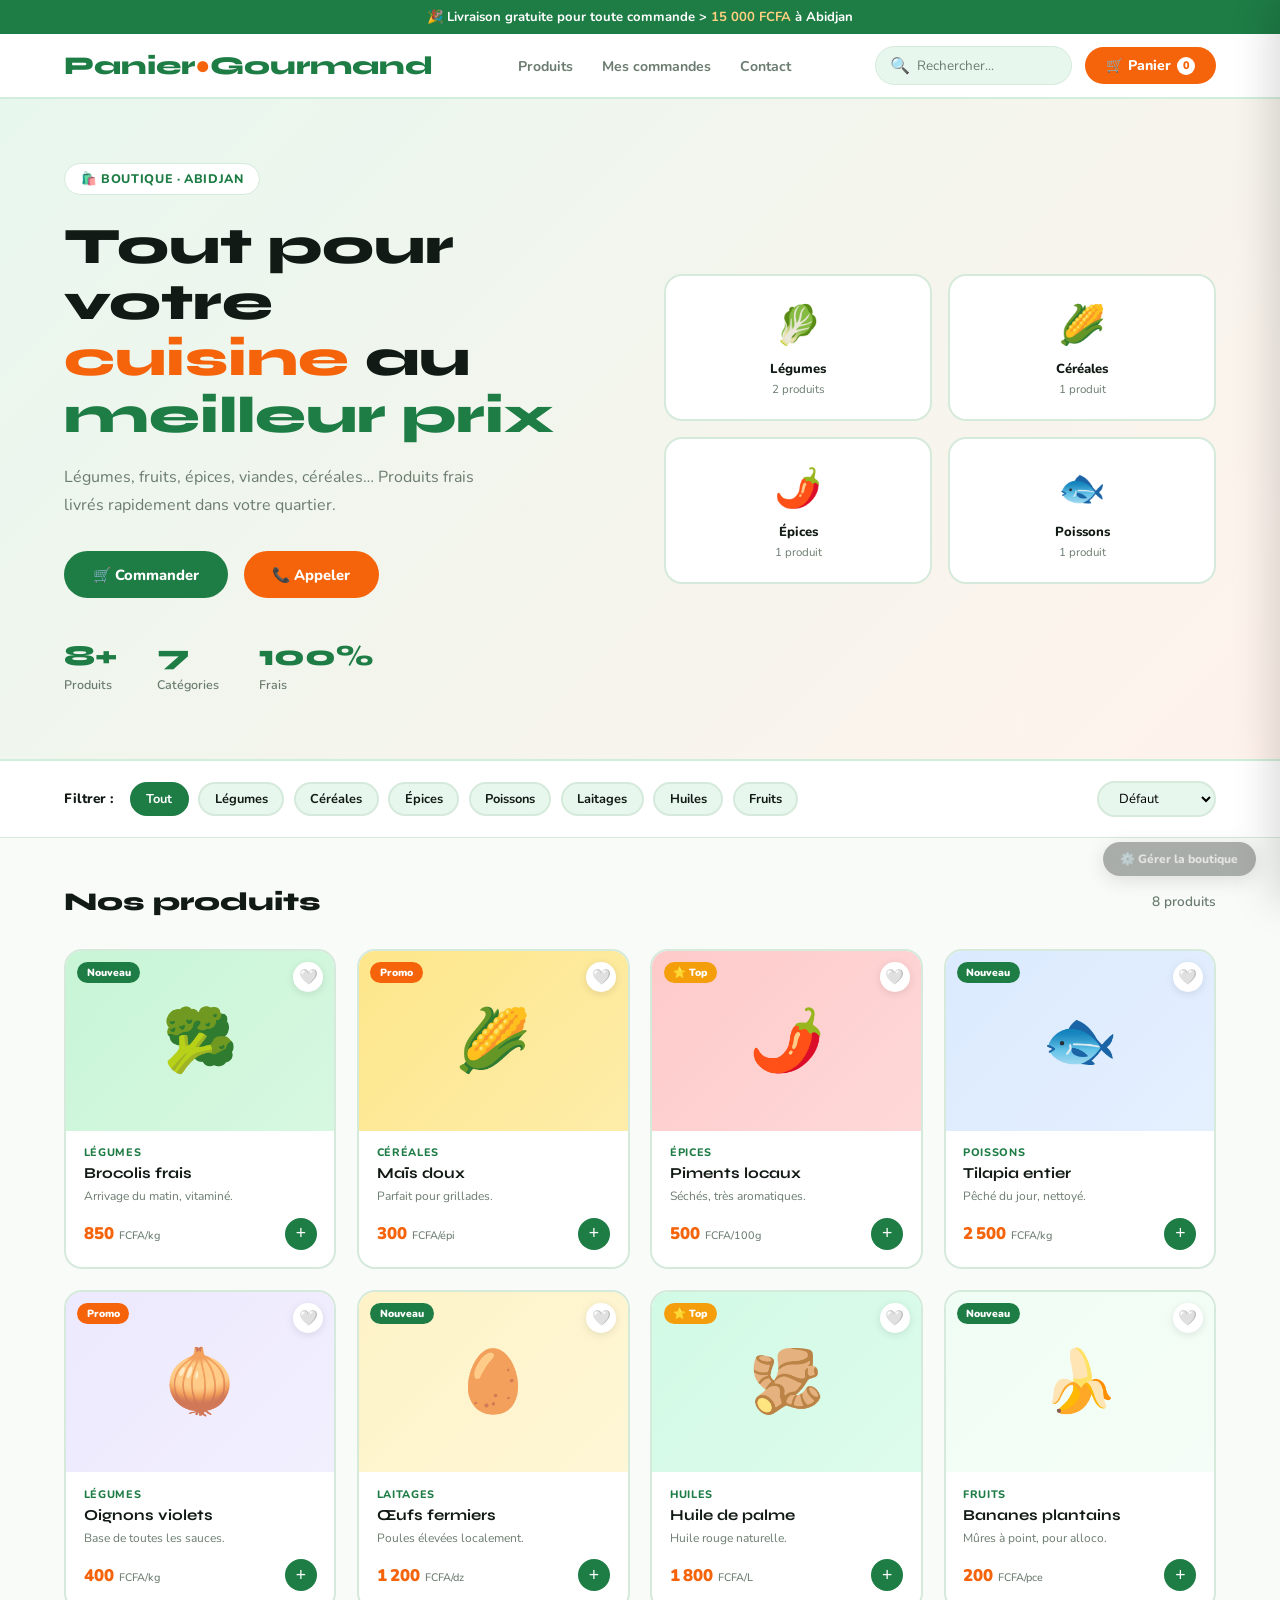
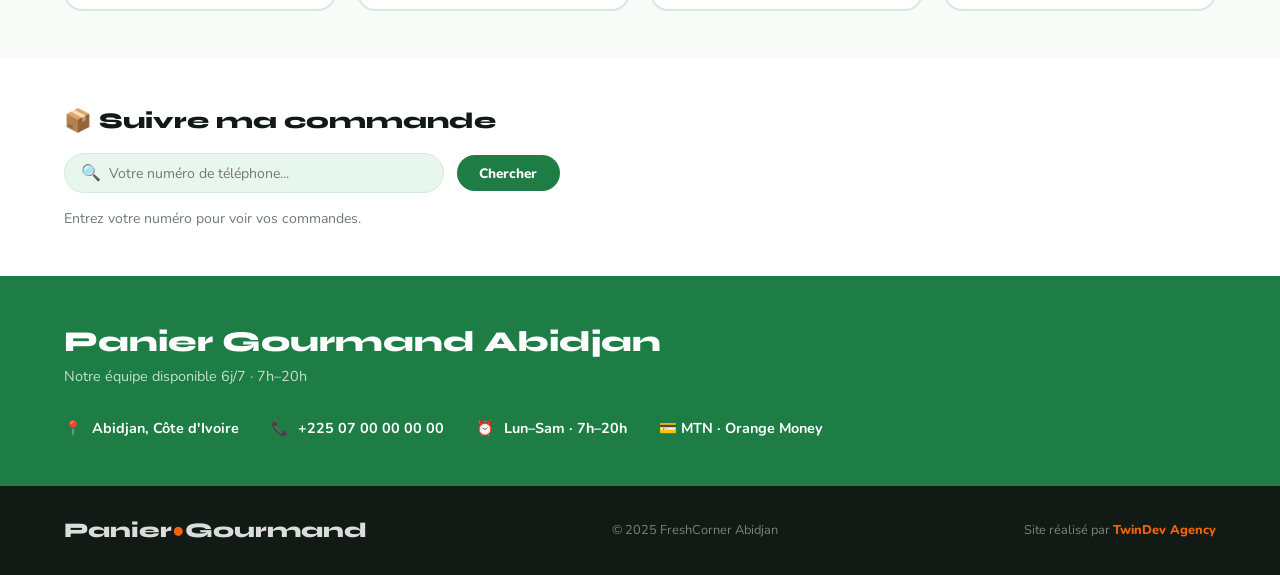
<file: index.html>
<!DOCTYPE html>
<html lang="fr">
<head>
  <meta charset="UTF-8">
  <meta name="viewport" content="width=device-width, initial-scale=1.0">
  <title>Panier Gourmand — Boutique</title>
  <link href="https://fonts.googleapis.com/css2?family=Syne:wght@700;800&family=Nunito:wght@400;600;700;800&display=swap" rel="stylesheet">
  <link rel="stylesheet" href="boutique.css">
</head>
<body>

<div class="strip" id="promoStrip">
  🎉 Livraison gratuite pour toute commande > <span>15 000 FCFA</span> à Abidjan
</div>

<nav>
  <a href="#" class="logo">Panier<b>●</b>Gourmand</a>
  <ul class="nav-links">
    <li><a href="#produits">Produits</a></li>
    <li><a href="#commandes">Mes commandes</a></li>
    <li><a href="#contact">Contact</a></li>
  </ul>
  <div class="nav-right">
    <div class="search-box">
      <span>🔍</span>
      <input type="text" id="searchInput" placeholder="Rechercher...">
    </div>
    <button class="cart-btn" onclick="Boutique.openCart()">
      🛒 Panier <span class="cart-count" id="cartCount">0</span>
    </button>
  </div>
</nav>

<section class="hero">
  <div>
    <div class="hero-label">🛍️ Boutique · Abidjan</div>
    <h1 class="hero-title">
      Tout pour votre<br>
      <span class="o">cuisine</span> au<br>
      <span class="g">meilleur prix</span>
    </h1>
    <p class="hero-desc">
      Légumes, fruits, épices, viandes, céréales…
      Produits frais livrés rapidement dans votre quartier.
    </p>
    <div class="hero-btns">
      <button class="btn-g" onclick="document.getElementById('produits').scrollIntoView({behavior:'smooth'})">🛒 Commander</button>
      <button class="btn-o" onclick="document.getElementById('contact').scrollIntoView({behavior:'smooth'})">📞 Appeler</button>
    </div>
    <div class="hero-stats">
      <div><span class="stat-n" id="statProd">—</span><span class="stat-l">Produits</span></div>
      <div><span class="stat-n" id="statCat">—</span><span class="stat-l">Catégories</span></div>
      <div><span class="stat-n">100%</span><span class="stat-l">Frais</span></div>
    </div>
  </div>
  <div class="hero-right" id="heroCats"></div>
</section>

<div class="filter-bar">
  <strong>Filtrer :</strong>
  <div class="filter-pills" id="filterPills"></div>
  <select class="sort-sel" id="sortSel" onchange="Boutique.renderProducts()">
    <option value="">Défaut</option>
    <option value="asc">Prix ↑</option>
    <option value="desc">Prix ↓</option>
    <option value="name">Nom A→Z</option>
  </select>
</div>

<section class="products" id="produits">
  <div class="prod-header">
    <h2>Nos produits</h2>
    <span class="prod-count" id="prodCount"></span>
  </div>
  <div class="prod-grid" id="prodGrid"></div>
</section>

<section class="orders-sec" id="commandes">
  <h2>📦 Suivre ma commande</h2>
  <div class="orders-search-row">
    <div class="order-search">
      <span>🔍</span>
      <input type="text" id="orderQ" placeholder="Votre numéro de téléphone...">
    </div>
    <button class="btn-g btn-sm" onclick="Boutique.searchOrders()">Chercher</button>
  </div>
  <div class="orders-grid" id="ordersGrid">
    <p class="muted-hint">Entrez votre numéro pour voir vos commandes.</p>
  </div>
</section>

<div class="contact-band" id="contact">
  <div>
    <h3 id="shopName">Panier Gourmand Abidjan</h3>
    <p>Notre équipe disponible 6j/7 · 7h–20h</p>
  </div>
  <div class="cinfos">
    <div class="cinfo">📍 <span id="shopAddr">Abidjan, Côte d'Ivoire</span></div>
    <div class="cinfo">📞 <span id="shopPhone">+225 07 00 00 00 00</span></div>
    <div class="cinfo">⏰ <span id="shopHours">Lun–Sam · 7h–20h</span></div>
    <div class="cinfo">💳 MTN · Orange Money</div>
  </div>
</div>

<footer>
  <a href="#" class="logo">Panier<b>●</b>Gourmand</a>
  <p>© 2025 FreshCorner Abidjan</p>
  <p>Site réalisé par <a href="#">TwinDev Agency</a></p>
</footer>

<!-- Bouton admin discret -->
<button class="admin-fab" onclick="Boutique.openAdminLogin()">⚙️ Gérer la boutique</button>

<!-- Panier -->
<div class="cart-overlay" id="cartOverlay" onclick="Boutique.closeCart()"></div>
<div class="cart-panel" id="cartPanel">
  <div class="cart-head">
    <h3>🛒 Mon panier</h3>
    <button class="cart-close" onclick="Boutique.closeCart()">✕</button>
  </div>
  <div class="cart-items" id="cartItems"></div>
  <div class="cart-footer">
    <div class="cart-total">
      <span>Total</span>
      <strong id="cartTotal">0 FCFA</strong>
    </div>
    <div id="cartStep1">
      <button class="btn-order" onclick="Boutique.showOrderForm()">✍️ Passer commande</button>
    </div>
    <div id="cartStep2" style="display:none">
      <div class="oform">
        <input  type="text" id="oName"  placeholder="Votre nom complet *">
        <input  type="tel"  id="oPhone" placeholder="Téléphone / WhatsApp *">
        <input  type="text" id="oAddr"  placeholder="Adresse de livraison *">
        <select id="oPay">
          <option value="">Mode de paiement *</option>
          <option>MTN Money</option>
          <option>Orange Money</option>
          <option>Espèces à la livraison</option>
        </select>
        <textarea id="oNote" placeholder="Note optionnelle..." rows="2"></textarea>
        <button class="btn-order" onclick="Boutique.submitOrder()">✅ Confirmer</button>
        <button class="btn-wa"    onclick="Boutique.orderWhatsApp()">📱 Via WhatsApp</button>
        <button class="btn-back"  onclick="Boutique.hideOrderForm()">← Retour</button>
      </div>
    </div>
  </div>
</div>

<!-- Modal login admin -->
<div class="modal-bg" id="modalBg">
  <div class="login-box">
    <button class="login-box-close" onclick="Boutique.closeAdminLogin()">✕</button>
    <h3>🔐 Espace propriétaire</h3>
    <span class="sub">Connectez-vous pour gérer votre boutique</span>
    <div class="lg">
      <label>Identifiant</label>
      <input type="text" id="alUser" placeholder="admin" autocomplete="username">
    </div>
    <div class="lg">
      <label>Mot de passe</label>
      <input type="password" id="alPass" placeholder="••••" autocomplete="current-password"
             onkeydown="if(event.key==='Enter') Boutique.doAdminLogin()">
    </div>
    <button class="btn-login" onclick="Boutique.doAdminLogin()">🚀 Accéder à l'administration</button>
    <div class="login-err" id="loginErr">❌ Identifiants incorrects — réessayez</div>
  </div>
</div>

<div class="toast" id="toast"></div>

<script src="app.js"></script>
<script>Boutique.init();</script>

</body>
</html>
</file>
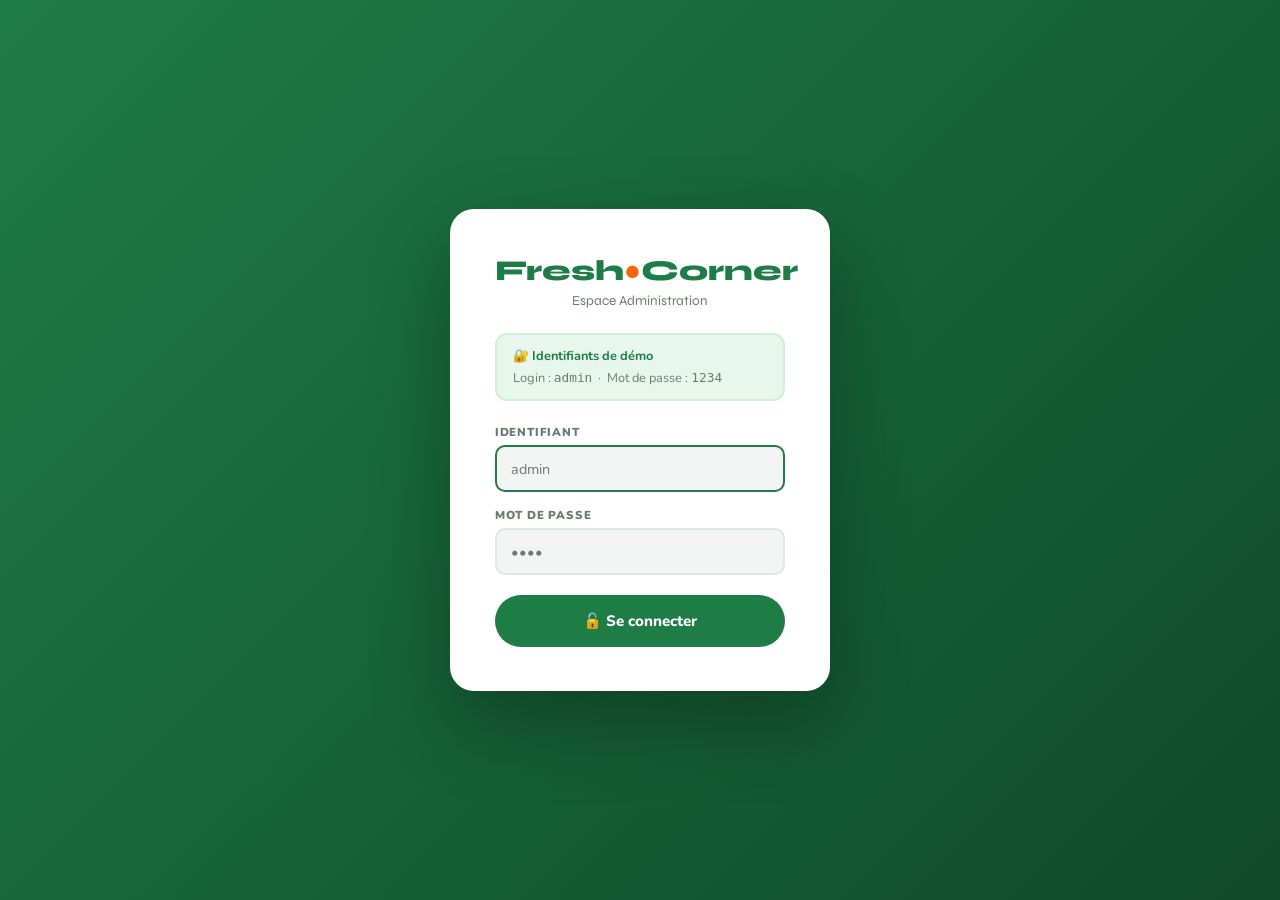
<file: admin.html>
<!DOCTYPE html>
<html lang="fr">
<head>
  <meta charset="UTF-8">
  <meta name="viewport" content="width=device-width, initial-scale=1.0">
  <title>Panier Gourmand — Administration</title>
  <link href="https://fonts.googleapis.com/css2?family=Syne:wght@700;800&family=Nunito:wght@400;600;700;800&display=swap" rel="stylesheet">
  <link rel="stylesheet" href="admin.css">
</head>
<body>

<!-- ÉCRAN DE CONNEXION
     display:none par défaut (défini dans admin.css)
     Admin.checkAccess() en bas de page l'affiche si pas connecté -->
<div id="loginScreen">
  <div class="lbox">
    <div class="lbox-logo">Fresh<b>●</b>Corner</div>
    <p style="font-family:var(--fh);font-size:.85rem;color:var(--muted);margin-bottom:1.5rem">Espace Administration</p>
    <div class="lhint">
      <strong>🔐 Identifiants de démo</strong>
      Login : <code>admin</code> &nbsp;·&nbsp; Mot de passe : <code>1234</code>
    </div>
    <div class="lg">
      <label>Identifiant</label>
      <input type="text" id="lu" placeholder="admin" autocomplete="username">
    </div>
    <div class="lg">
      <label>Mot de passe</label>
      <input type="password" id="lp" placeholder="••••" autocomplete="current-password"
             onkeydown="if(event.key==='Enter') Admin.doLogin()">
    </div>
    <button class="btn-lg" onclick="Admin.doLogin()">🔓 Se connecter</button>
    <div class="lerr" id="lerr">❌ Identifiants incorrects</div>
  </div>
</div>

<!-- APPLICATION -->
<div id="app">

  <div class="sidebar">
    <div class="sb-top">
      <div class="sb-logo">Panier<b>●</b>Gourmand</div>
      <div class="sb-role">👤 Administrateur</div>
    </div>
    <div class="sb-menu">
      <div class="sb-sec">Principal</div>
      <div class="sb-item active" onclick="Admin.goPage('dashboard',this)">
        <span class="si">📊</span><span>Tableau de bord</span>
      </div>
      <div class="sb-item" onclick="Admin.goPage('produits',this)">
        <span class="si">🛒</span><span>Produits</span>
      </div>
      <div class="sb-sec">Gestion</div>
      <div class="sb-item" onclick="Admin.goPage('commandes',this)">
        <span class="si">📦</span><span>Commandes</span>
        <span class="sb-notif" id="pendingBadge" style="display:none">0</span>
      </div>
      <div class="sb-item" onclick="Admin.goPage('livraisons',this)">
        <span class="si">🚴</span><span>Livraisons</span>
      </div>
      <div class="sb-sec">Configuration</div>
      <div class="sb-item" onclick="Admin.goPage('categories',this)">
        <span class="si">📂</span><span>Catégories</span>
      </div>
      <div class="sb-item" onclick="Admin.goPage('settings',this)">
        <span class="si">⚙️</span><span>Paramètres</span>
      </div>
    </div>
    <div class="sb-bottom">
      <button class="btn-sb btn-boutique" onclick="window.open('boutique.html','_blank')">
        <span>🌐</span><span>Voir la boutique</span>
      </button>
      <button class="btn-sb btn-logout" onclick="Admin.logout()">
        <span>🚪</span><span>Déconnexion</span>
      </button>
    </div>
  </div>

  <div class="main">
    <div class="topbar">
      <span class="page-title" id="pageTitle">Tableau de bord</span>
      <div style="display:flex;align-items:center;gap:1rem">
        <span id="topDate"></span>
        <div class="admin-pill">⚡ Admin</div>
      </div>
    </div>
    <div class="content" id="pageContent"></div>
  </div>

</div>

<!-- MODAL : ajouter / modifier un produit -->
<div class="modal-bg" id="modalBg">
  <div class="modal">
    <div class="modal-head">
      <h3 id="modalTitle">Ajouter un produit</h3>
      <button class="modal-close" onclick="Admin.closeModal()">✕</button>
    </div>
    <div class="modal-body">
      <input type="hidden" id="editId">
      <div class="mrow">
        <div class="mg"><label>Nom *</label><input type="text" id="fName" placeholder="Ex: Tomates cerises"></div>
        <div class="mg"><label>Catégorie *</label><select id="fCat"><option value="">-- Choisir --</option></select></div>
      </div>
      <div class="mrow">
        <div class="mg"><label>Prix (FCFA) *</label><input type="number" id="fPrice" placeholder="1500" min="0"></div>
        <div class="mg"><label>Unité *</label><input type="text" id="fUnit" placeholder="kg, pce, L, 100g..."></div>
      </div>
      <div class="mg"><label>Description</label><textarea id="fDesc" placeholder="Courte description..."></textarea></div>
      <div class="mg">
        <label>Image du produit</label>
        <div class="img-upload-zone" onclick="document.getElementById('imgFile').click()">
          <input type="file" id="imgFile" accept="image/*" onchange="Admin.handleImgUpload(this)">
          <div id="uploadPrompt">
            <div class="upload-icon">📷</div>
            <div class="upload-title">Cliquez pour uploader une image</div>
            <div class="upload-hint">JPG, PNG, WEBP — max 2 Mo</div>
          </div>
          <img id="imgPreview" class="img-preview" alt="Aperçu">
        </div>
        <div class="img-url-row">
          <input type="text" id="fImage" class="img-url-input" placeholder="Ou collez une URL d'image..."
                 oninput="Admin.previewUrl(this.value)">
          <button class="btn-clear-img" onclick="Admin._clearImg()">✕ Effacer</button>
        </div>
      </div>
      <div class="mg">
        <label>Icône (si pas d'image)</label>
        <div class="icon-picker" id="iconPicker"></div>
        <input type="text" id="fIcon" class="icon-input" placeholder="Ou tapez un emoji...">
      </div>
      <div class="mg">
        <label>Couleur de fond</label>
        <div class="color-picker" id="colorPicker"></div>
        <input type="text" id="fBg" class="color-input" placeholder="#c8f5d6">
      </div>
      <div class="mrow">
        <div class="mg">
          <label>Badge</label>
          <select id="fTag">
            <option value="new">🆕 Nouveau</option>
            <option value="promo">🏷️ Promo</option>
            <option value="hot">⭐ Populaire</option>
          </select>
        </div>
        <div class="mg">
          <label>Disponibilité</label>
          <select id="fStock">
            <option value="true">✅ En stock</option>
            <option value="false">❌ Rupture</option>
          </select>
        </div>
      </div>
    </div>
    <div class="modal-foot">
      <button class="btn-cancel" onclick="Admin.closeModal()">Annuler</button>
      <button class="btn-save"   onclick="Admin.saveProduct()">💾 Enregistrer</button>
    </div>
  </div>
</div>

<!-- MODAL : confirmer suppression -->
<div class="confirm-bg" id="confirmBg">
  <div class="confirm-box">
    <div class="confirm-icon">🗑️</div>
    <h4>Confirmer la suppression ?</h4>
    <p>Cette action est irréversible. Le produit sera retiré de la boutique.</p>
    <div class="confirm-btns">
      <button class="btn-cancel" onclick="Admin.closeConfirm()">Annuler</button>
      <button class="btn-del"    onclick="Admin.execDel()">Supprimer</button>
    </div>
  </div>
</div>

<div class="toast" id="toast"></div>

<!-- app.js chargé en DERNIER, puis Admin.checkAccess() -->
<script src="app.js"></script>
<script>Admin.checkAccess();</script>

</body>
</html>
</file>
<file: boutique.css>
/*
 * FreshCorner — boutique.css
 * TwinDev Agency
 */

/* ── RESET & VARIABLES ── */
*, *::before, *::after { box-sizing: border-box; margin: 0; padding: 0; }

:root {
  --g:      #1e7c45;
  --gl:     #2da05a;
  --gxl:    #e8f7ee;
  --gm:     #d0eeda;
  --o:      #f5630a;
  --ol:     #ff8642;
  --oxl:    #fff3ec;
  --w:      #ffffff;
  --off:    #f9fbf9;
  --ink:    #111a14;
  --muted:  #6b7c6f;
  --border: #d6eadc;
  --fh:     'Syne', sans-serif;
  --fb:     'Nunito', sans-serif;
}

html { scroll-behavior: smooth; }
body { font-family: var(--fb); background: var(--w); color: var(--ink); overflow-x: hidden; }

/* ── BANDEAU PROMO ── */
.strip { background: var(--g); color: #fff; text-align: center; font-size: .82rem; font-weight: 700; padding: .5rem 1rem; }
.strip span { color: #ffd080; }

/* ── NAVIGATION ── */
nav { position: sticky; top: 0; z-index: 100; background: var(--w); border-bottom: 2px solid var(--gm); display: flex; align-items: center; gap: 1.5rem; padding: 0 5%; height: 65px; }
.logo { font-family: var(--fh); font-size: 1.6rem; font-weight: 800; color: var(--g); text-decoration: none; }
.logo b, .logo-dot { color: var(--o); }
.nav-links { flex: 1; display: flex; gap: 1.8rem; list-style: none; justify-content: center; }
.nav-links a { text-decoration: none; font-weight: 700; font-size: .88rem; color: var(--muted); transition: color .2s; }
.nav-links a:hover { color: var(--g); }
.nav-right { display: flex; align-items: center; gap: .8rem; margin-left: auto; }
.search-box { display: flex; align-items: center; gap: .4rem; background: var(--gxl); border: 1.5px solid var(--border); border-radius: 50px; padding: .45rem .9rem; }
.search-box input { border: none; background: transparent; outline: none; font-family: var(--fb); font-size: .84rem; width: 140px; color: var(--ink); }
.search-box input::placeholder { color: var(--muted); }
.cart-btn { background: var(--o); color: #fff; border: none; border-radius: 50px; padding: .55rem 1.3rem; font-family: var(--fb); font-size: .88rem; font-weight: 800; cursor: pointer; display: flex; align-items: center; gap: .4rem; transition: all .2s; }
.cart-btn:hover { background: var(--g); }
.cart-count { background: #fff; color: var(--o); border-radius: 50%; width: 18px; height: 18px; font-size: .68rem; font-weight: 900; display: flex; align-items: center; justify-content: center; }

/* ── HERO ── */
.hero { background: linear-gradient(135deg, var(--gxl) 0%, var(--oxl) 100%); padding: 4rem 5%; display: grid; grid-template-columns: 1fr 1fr; gap: 3rem; align-items: center; border-bottom: 2px solid var(--gm); }
.hero-label { display: inline-flex; align-items: center; gap: .5rem; background: #fff; border: 1.5px solid var(--border); border-radius: 50px; padding: .4rem 1rem; font-size: .78rem; font-weight: 800; color: var(--g); letter-spacing: .05em; text-transform: uppercase; margin-bottom: 1.5rem; }
.hero-title { font-family: var(--fh); font-size: clamp(2.2rem, 4vw, 3.8rem); font-weight: 800; line-height: 1.1; margin-bottom: 1.2rem; }
.hero-title .o { color: var(--o); }
.hero-title .g { color: var(--g); }
.hero-desc { color: var(--muted); font-size: 1rem; line-height: 1.75; max-width: 440px; margin-bottom: 2rem; }
.hero-btns { display: flex; gap: 1rem; flex-wrap: wrap; }
.hero-stats { display: flex; gap: 2.5rem; margin-top: 2.5rem; flex-wrap: wrap; }
.stat-n { font-family: var(--fh); font-size: 1.8rem; font-weight: 800; color: var(--g); display: block; }
.stat-l { font-size: .78rem; color: var(--muted); font-weight: 600; }
.hero-right { display: grid; grid-template-columns: 1fr 1fr; gap: 1rem; }
.hcard { background: #fff; border-radius: 18px; padding: 1.4rem 1rem; text-align: center; border: 2px solid var(--border); transition: all .2s; cursor: pointer; }
.hcard:hover { border-color: var(--g); transform: scale(1.04); }
.hcard-icon { font-size: 2.4rem; display: block; margin-bottom: .5rem; }
.hcard-name { font-weight: 800; font-size: .82rem; }
.hcard-count { font-size: .72rem; color: var(--muted); margin-top: .2rem; }

/* ── BOUTONS ── */
.btn-g { background: var(--g); color: #fff; padding: .85rem 1.8rem; border-radius: 50px; border: none; font-family: var(--fb); font-size: .92rem; font-weight: 800; cursor: pointer; transition: all .2s; display: inline-flex; align-items: center; gap: .4rem; }
.btn-g:hover { background: var(--gl); transform: translateY(-2px); box-shadow: 0 8px 24px rgba(30,124,69,.25); }
.btn-g.btn-sm { padding: .52rem 1.4rem; font-size: .85rem; }
.btn-o { background: var(--o); color: #fff; padding: .85rem 1.8rem; border-radius: 50px; border: none; font-family: var(--fb); font-size: .92rem; font-weight: 800; cursor: pointer; transition: all .2s; }
.btn-o:hover { background: var(--ol); transform: translateY(-2px); }

/* ── FILTRES ── */
.filter-bar { padding: 1.2rem 5%; background: var(--w); border-bottom: 1px solid var(--border); display: flex; align-items: center; gap: 1rem; flex-wrap: wrap; }
.filter-bar strong { font-size: .85rem; font-weight: 800; flex-shrink: 0; }
.filter-pills { display: flex; gap: .6rem; flex-wrap: wrap; flex: 1; overflow-x: auto; }
.fpill { border: 2px solid var(--border); background: var(--gxl); border-radius: 50px; padding: .4rem .9rem; font-size: .8rem; font-weight: 700; cursor: pointer; transition: all .2s; white-space: nowrap; flex-shrink: 0; }
.fpill:hover, .fpill.on { background: var(--g); color: #fff; border-color: var(--g); }
.sort-sel { border: 2px solid var(--border); border-radius: 50px; padding: .4rem 1rem; font-family: var(--fb); font-size: .82rem; background: var(--gxl); cursor: pointer; outline: none; margin-left: auto; flex-shrink: 0; }

/* ── PRODUITS ── */
.products { padding: 3rem 5%; background: var(--off); }
.prod-header { display: flex; justify-content: space-between; align-items: center; margin-bottom: 2rem; flex-wrap: wrap; gap: 1rem; }
.prod-header h2 { font-family: var(--fh); font-size: 1.6rem; font-weight: 800; }
.prod-count { font-size: .85rem; color: var(--muted); font-weight: 600; }
.prod-grid { display: grid; grid-template-columns: repeat(auto-fill, minmax(220px, 1fr)); gap: 1.3rem; }

.pcard { background: var(--w); border-radius: 18px; border: 2px solid var(--border); overflow: hidden; transition: all .25s; cursor: pointer; display: flex; flex-direction: column; }
.pcard:hover { border-color: var(--g); transform: translateY(-5px); box-shadow: 0 16px 45px rgba(30,124,69,.1); }
.pcard-img { height: 180px; display: flex; align-items: center; justify-content: center; font-size: 3.8rem; position: relative; flex-shrink: 0; overflow: hidden; }
.pcard-img img { width: 100%; height: 100%; object-fit: cover; position: absolute; inset: 0; }
.pcard-img .efb { position: relative; z-index: 1; }
.pcard-tag { position: absolute; top: .7rem; left: .7rem; border-radius: 50px; font-size: .65rem; font-weight: 900; padding: .18rem .6rem; z-index: 2; }
.tag-new   { background: var(--g); color: #fff; }
.tag-promo { background: var(--o); color: #fff; }
.tag-hot   { background: #f59e0b; color: #fff; }
.tag-rup   { background: #64748b; color: #fff; }
.pcard-fav { position: absolute; top: .7rem; right: .7rem; background: #fff; border: none; border-radius: 50%; width: 30px; height: 30px; font-size: .95rem; cursor: pointer; display: flex; align-items: center; justify-content: center; box-shadow: 0 2px 8px rgba(0,0,0,.1); transition: transform .2s; z-index: 2; }
.pcard-fav:hover { transform: scale(1.2); }
.pcard-body { padding: .9rem 1.1rem 1.1rem; flex: 1; display: flex; flex-direction: column; }
.pcard-cat { font-size: .68rem; color: var(--g); font-weight: 800; letter-spacing: .06em; text-transform: uppercase; margin-bottom: .25rem; }
.pcard-name { font-family: var(--fh); font-size: .95rem; font-weight: 700; line-height: 1.2; margin-bottom: .3rem; }
.pcard-desc { font-size: .75rem; color: var(--muted); line-height: 1.5; flex: 1; margin-bottom: .8rem; }
.pcard-foot { display: flex; align-items: center; justify-content: space-between; }
.pcard-price { font-size: 1.05rem; font-weight: 900; color: var(--o); }
.pcard-unit { font-size: .68rem; color: var(--muted); font-weight: 500; }
.add-btn { background: var(--g); color: #fff; border: none; border-radius: 50px; width: 32px; height: 32px; font-size: 1.1rem; cursor: pointer; transition: all .2s; display: flex; align-items: center; justify-content: center; }
.add-btn:hover { background: var(--o); transform: rotate(90deg); }
.empty-state { text-align: center; padding: 4rem 2rem; color: var(--muted); grid-column: 1 / -1; }

/* ── PANIER ── */
.cart-overlay { position: fixed; inset: 0; background: rgba(0,0,0,.45); z-index: 300; opacity: 0; pointer-events: none; transition: opacity .3s; }
.cart-overlay.open { opacity: 1; pointer-events: all; }
.cart-panel { position: fixed; right: 0; top: 0; bottom: 0; width: 400px; max-width: 95vw; background: var(--w); z-index: 301; transform: translateX(100%); transition: transform .35s ease; display: flex; flex-direction: column; box-shadow: -8px 0 40px rgba(0,0,0,.15); }
.cart-panel.open { transform: translateX(0); }
.cart-head { padding: 1.2rem 1.5rem; border-bottom: 2px solid var(--gm); display: flex; align-items: center; justify-content: space-between; }
.cart-head h3 { font-family: var(--fh); font-size: 1.2rem; font-weight: 800; }
.cart-close { background: none; border: none; font-size: 1.4rem; cursor: pointer; color: var(--muted); }
.cart-items { flex: 1; overflow-y: auto; padding: 1rem 1.5rem; display: flex; flex-direction: column; gap: .8rem; }
.cart-empty { text-align: center; color: var(--muted); padding: 3rem 1rem; }
.citem { display: flex; align-items: center; gap: .8rem; background: var(--off); border-radius: 14px; padding: .8rem 1rem; border: 1.5px solid var(--border); }
.citem-icon { width: 42px; height: 42px; border-radius: 10px; overflow: hidden; background: var(--gxl); display: flex; align-items: center; justify-content: center; font-size: 1.5rem; flex-shrink: 0; }
.citem-icon img { width: 100%; height: 100%; object-fit: cover; }
.citem-info { flex: 1; }
.citem-name { font-weight: 800; font-size: .88rem; }
.citem-price { font-size: .78rem; color: var(--o); font-weight: 700; }
.citem-qty { display: flex; align-items: center; gap: .4rem; }
.qty-btn { background: var(--gxl); border: 1.5px solid var(--border); border-radius: 50%; width: 24px; height: 24px; font-size: .9rem; cursor: pointer; display: flex; align-items: center; justify-content: center; font-weight: 800; transition: all .2s; }
.qty-btn:hover { background: var(--g); color: #fff; border-color: var(--g); }
.qty-num { font-weight: 800; font-size: .9rem; min-width: 20px; text-align: center; }
.cart-footer { padding: 1.2rem 1.5rem; border-top: 2px solid var(--gm); }
.cart-total { display: flex; justify-content: space-between; margin-bottom: 1rem; }
.cart-total span { font-weight: 700; color: var(--muted); font-size: .9rem; }
.cart-total strong { font-family: var(--fh); font-size: 1.3rem; font-weight: 800; color: var(--o); }

.oform { display: flex; flex-direction: column; gap: .7rem; }
.oform input, .oform select, .oform textarea { border: 2px solid var(--border); border-radius: 10px; padding: .6rem .9rem; font-family: var(--fb); font-size: .84rem; outline: none; background: var(--gxl); transition: border-color .2s; }
.oform input:focus, .oform select:focus, .oform textarea:focus { border-color: var(--g); }
.oform textarea { resize: vertical; min-height: 55px; }
.btn-order { width: 100%; background: var(--g); color: #fff; padding: .9rem; border-radius: 50px; border: none; font-family: var(--fb); font-size: .9rem; font-weight: 800; cursor: pointer; transition: all .2s; }
.btn-order:hover { background: var(--o); }
.btn-wa { width: 100%; background: #25D366; color: #fff; padding: .8rem; border-radius: 50px; border: none; font-family: var(--fb); font-size: .88rem; font-weight: 800; cursor: pointer; transition: all .2s; margin-top: .5rem; }
.btn-wa:hover { background: #1ebe5a; }
.btn-back { background: none; border: none; color: var(--muted); font-size: .82rem; cursor: pointer; text-align: center; width: 100%; padding: .4rem; margin-top: .3rem; }

/* ── SUIVI COMMANDE ── */
.orders-sec { padding: 3rem 5%; background: var(--w); }
.orders-sec h2 { font-family: var(--fh); font-size: 1.4rem; font-weight: 800; margin-bottom: 1.2rem; }
.orders-search-row { display: flex; gap: .8rem; align-items: center; flex-wrap: wrap; margin-bottom: 1rem; }
.order-search { display: flex; align-items: center; gap: .5rem; background: var(--gxl); border: 1.5px solid var(--border); border-radius: 50px; padding: .5rem 1rem; max-width: 380px; flex: 1; }
.order-search input { border: none; background: transparent; outline: none; font-family: var(--fb); font-size: .88rem; flex: 1; }
.orders-grid { display: grid; grid-template-columns: repeat(auto-fill, minmax(280px, 1fr)); gap: 1rem; }
.muted-hint { color: var(--muted); font-size: .88rem; }

.ocard { background: var(--off); border: 2px solid var(--border); border-radius: 16px; padding: 1.2rem; }
.ocard-head { display: flex; justify-content: space-between; align-items: center; margin-bottom: .8rem; }
.ocard-id { font-family: var(--fh); font-size: .9rem; font-weight: 800; }
.ocard-items { font-size: .8rem; color: var(--muted); margin-bottom: .6rem; line-height: 1.6; }
.ocard-foot { display: flex; justify-content: space-between; font-size: .8rem; }
.ocard-total { font-weight: 800; color: var(--o); }
.ocard-date { color: var(--muted); }

.ostatus { border-radius: 50px; font-size: .7rem; font-weight: 900; padding: .2rem .75rem; }
.s-pending    { background: #fef3c7; color: #92400e; }
.s-confirmed  { background: var(--gxl); color: var(--g); }
.s-delivering { background: #dbeafe; color: #1e40af; }
.s-done       { background: #f0fdf4; color: #166534; }

/* ── CONTACT & FOOTER ── */
.contact-band { background: var(--g); color: #fff; padding: 3rem 5%; display: flex; align-items: center; justify-content: space-between; flex-wrap: wrap; gap: 2rem; }
.contact-band h3 { font-family: var(--fh); font-size: 1.8rem; font-weight: 800; margin-bottom: .4rem; }
.contact-band p { color: rgba(255,255,255,.75); font-size: .9rem; }
.cinfos { display: flex; gap: 2rem; flex-wrap: wrap; }
.cinfo { display: flex; align-items: center; gap: .6rem; font-size: .9rem; font-weight: 700; }

footer { background: #111a14; color: rgba(255,255,255,.45); padding: 2rem 5%; display: flex; justify-content: space-between; align-items: center; flex-wrap: wrap; gap: 1rem; }
footer .logo { color: rgba(255,255,255,.85); font-size: 1.3rem; }
footer p { font-size: .8rem; }
footer a { color: var(--o); font-weight: 800; text-decoration: none; }

/* ── BOUTON ADMIN DISCRET ── */
.admin-fab { position: fixed; bottom: 1.5rem; right: 1.5rem; z-index: 200; background: rgba(17,26,20,.85); color: rgba(255,255,255,.7); border: none; border-radius: 50px; padding: .55rem 1.1rem; font-family: var(--fb); font-size: .75rem; font-weight: 800; cursor: pointer; opacity: .4; transition: all .3s; display: flex; align-items: center; gap: .4rem; box-shadow: 0 4px 20px rgba(0,0,0,.3); backdrop-filter: blur(8px); }
.admin-fab:hover { opacity: 1; transform: scale(1.06); color: #fff; }

/* ── MODAL LOGIN ADMIN ── */
.modal-bg { position: fixed; inset: 0; background: rgba(0,0,0,.6); z-index: 400; display: flex; align-items: center; justify-content: center; padding: 1rem; opacity: 0; pointer-events: none; transition: opacity .25s; }
.modal-bg.open { opacity: 1; pointer-events: all; }
.login-box { background: #fff; border-radius: 22px; padding: 2.5rem; width: 370px; max-width: 100%; position: relative; transform: scale(.9) translateY(20px); transition: transform .25s; box-shadow: 0 30px 80px rgba(0,0,0,.3); }
.modal-bg.open .login-box { transform: scale(1) translateY(0); }
.login-box-close { position: absolute; top: 1rem; right: 1rem; background: none; border: none; font-size: 1.3rem; cursor: pointer; color: var(--muted); }
.login-box h3 { font-family: var(--fh); font-size: 1.4rem; font-weight: 800; margin-bottom: .3rem; }
.login-box .sub { color: var(--muted); font-size: .85rem; margin-bottom: 1.6rem; display: block; }
.lg { display: flex; flex-direction: column; gap: .35rem; margin-bottom: 1rem; }
.lg label { font-size: .72rem; font-weight: 900; color: var(--muted); text-transform: uppercase; letter-spacing: .07em; }
.lg input { border: 2px solid var(--border); border-radius: 10px; padding: .7rem .9rem; font-family: var(--fb); font-size: .9rem; outline: none; background: var(--gxl); transition: border-color .2s; }
.lg input:focus { border-color: var(--g); }
.btn-login { width: 100%; background: var(--g); color: #fff; padding: 1rem; border-radius: 50px; border: none; font-family: var(--fb); font-size: .92rem; font-weight: 800; cursor: pointer; transition: all .2s; margin-top: .3rem; }
.btn-login:hover { background: var(--o); }
.login-err { color: var(--o); font-size: .82rem; font-weight: 700; text-align: center; margin-top: .7rem; display: none; }

/* ── TOAST ── */
.toast { position: fixed; bottom: 5rem; left: 50%; transform: translateX(-50%) translateY(60px); background: var(--g); color: #fff; padding: .7rem 1.5rem; border-radius: 50px; font-weight: 800; font-size: .88rem; z-index: 600; opacity: 0; transition: all .35s; white-space: nowrap; box-shadow: 0 8px 24px rgba(0,0,0,.2); }
.toast.show { opacity: 1; transform: translateX(-50%) translateY(0); }
.toast.err { background: var(--o); }

/* ── RESPONSIVE ── */
@media (max-width: 900px) {
  .hero { grid-template-columns: 1fr; }
  .hero-right { display: none; }
  nav .nav-links, .search-box { display: none; }
}
</file>
<file: admin.css>
/*
 * FreshCorner — admin.css
 * TwinDev Agency
 */

/* ── RESET & VARIABLES ── */
*, *::before, *::after { box-sizing: border-box; margin: 0; padding: 0; }

:root {
  --g:      #1e7c45;
  --gl:     #2da05a;
  --gxl:    #e8f7ee;
  --gm:     #d0eeda;
  --o:      #f5630a;
  --ol:     #ff8642;
  --oxl:    #fff3ec;
  --w:      #ffffff;
  --bg:     #f2f5f3;
  --ink:    #111a14;
  --muted:  #6b7c6f;
  --border: #dde8e1;
  --sb:     230px;
  --fh:     'Syne', sans-serif;
  --fb:     'Nunito', sans-serif;
}

html, body { height: 100%; font-family: var(--fb); background: var(--bg); color: var(--ink); overflow-x: hidden; }

/* ── ÉCRAN DE CONNEXION ──
   display:none par défaut — app.js l'affiche si pas connecté */
#loginScreen { position: fixed; inset: 0; background: linear-gradient(135deg, var(--g) 0%, #0f4a28 100%); display: none; align-items: center; justify-content: center; z-index: 9999; }
.lbox { background: #fff; border-radius: 24px; padding: 2.8rem; width: 380px; max-width: 90vw; text-align: center; box-shadow: 0 30px 80px rgba(0,0,0,.3); }
.lbox-logo { font-family: var(--fh); font-size: 1.8rem; font-weight: 800; color: var(--g); margin-bottom: .2rem; }
.lbox-logo b { color: var(--o); }
.lhint { background: var(--gxl); border: 2px solid var(--gm); border-radius: 12px; padding: .8rem 1rem; font-size: .8rem; color: var(--muted); margin-bottom: 1.4rem; text-align: left; }
.lhint strong { color: var(--g); display: block; margin-bottom: .2rem; }
.lg { display: flex; flex-direction: column; gap: .35rem; margin-bottom: .9rem; text-align: left; }
.lg label { font-size: .72rem; font-weight: 900; color: var(--muted); text-transform: uppercase; letter-spacing: .07em; }
.lg input { border: 2px solid var(--border); border-radius: 10px; padding: .72rem .9rem; font-family: var(--fb); font-size: .9rem; outline: none; transition: border-color .2s; background: var(--bg); width: 100%; }
.lg input:focus { border-color: var(--g); }
.btn-lg { width: 100%; background: var(--g); color: #fff; padding: 1rem; border-radius: 50px; border: none; font-family: var(--fb); font-size: .95rem; font-weight: 800; cursor: pointer; transition: all .2s; margin-top: .3rem; }
.btn-lg:hover { background: var(--o); }
.lerr { color: var(--o); font-size: .82rem; font-weight: 700; margin-top: .8rem; display: none; }

/* ── LAYOUT PRINCIPAL ── */
#app { display: none; height: 100vh; overflow: hidden; }
#app.show { display: flex; }

/* ── SIDEBAR ── */
.sidebar { width: var(--sb); background: var(--g); color: #fff; display: flex; flex-direction: column; flex-shrink: 0; overflow-y: auto; }
.sb-top { padding: 1.4rem 1.2rem; border-bottom: 1px solid rgba(255,255,255,.12); }
.sb-logo { font-family: var(--fh); font-size: 1.4rem; font-weight: 800; color: #fff; }
.sb-logo b { color: #ffd080; }
.sb-role { font-size: .72rem; color: rgba(255,255,255,.5); font-weight: 700; margin-top: .2rem; }
.sb-menu { flex: 1; padding: 1rem 0; }
.sb-sec { font-size: .62rem; font-weight: 900; letter-spacing: .12em; text-transform: uppercase; color: rgba(255,255,255,.3); padding: .8rem 1.2rem .2rem; }
.sb-item { display: flex; align-items: center; gap: .7rem; padding: .72rem 1.2rem; cursor: pointer; transition: all .2s; border-left: 3px solid transparent; font-size: .88rem; font-weight: 700; color: rgba(255,255,255,.75); }
.sb-item:hover { background: rgba(255,255,255,.1); color: #fff; }
.sb-item.active { background: rgba(255,255,255,.15); color: #fff; border-left-color: #ffd080; }
.sb-item .si { font-size: 1.1rem; flex-shrink: 0; }
.sb-notif { background: var(--o); color: #fff; border-radius: 50%; width: 18px; height: 18px; font-size: .65rem; font-weight: 900; display: flex; align-items: center; justify-content: center; margin-left: auto; }
.sb-bottom { padding: 1rem 1.2rem; border-top: 1px solid rgba(255,255,255,.12); display: flex; flex-direction: column; gap: .5rem; }
.btn-sb { display: flex; align-items: center; gap: .5rem; border-radius: 10px; padding: .6rem 1rem; font-family: var(--fb); font-size: .82rem; font-weight: 800; cursor: pointer; transition: all .2s; width: 100%; border: none; }
.btn-boutique { background: rgba(255,255,255,.1); color: #fff; }
.btn-boutique:hover { background: rgba(255,255,255,.2); }
.btn-logout { background: rgba(245,99,10,.2); color: #ff8642; }
.btn-logout:hover { background: rgba(245,99,10,.35); }

/* ── MAIN ── */
.main { flex: 1; overflow-y: auto; display: flex; flex-direction: column; min-width: 0; }
.topbar { background: var(--w); border-bottom: 2px solid var(--border); padding: 1rem 2rem; display: flex; align-items: center; justify-content: space-between; flex-shrink: 0; }
.page-title { font-family: var(--fh); font-size: 1.2rem; font-weight: 800; }
.admin-pill { background: var(--gxl); border: 1.5px solid var(--gm); border-radius: 50px; padding: .3rem .9rem; font-size: .75rem; font-weight: 800; color: var(--g); }
#topDate { font-size: .8rem; color: var(--muted); font-weight: 700; }
.content { padding: 1.8rem 2rem; flex: 1; }

/* ── KPI ── */
.kpi-row { display: grid; grid-template-columns: repeat(auto-fit, minmax(160px, 1fr)); gap: 1.1rem; margin-bottom: 1.8rem; }
.kpi { background: var(--w); border-radius: 16px; padding: 1.3rem 1.4rem; border: 2px solid var(--border); transition: all .2s; }
.kpi:hover { border-color: var(--g); transform: translateY(-2px); }
.kpi-lbl { font-size: .72rem; font-weight: 800; color: var(--muted); text-transform: uppercase; letter-spacing: .07em; margin-bottom: .4rem; }
.kpi-val { font-family: var(--fh); font-size: 1.9rem; font-weight: 800; }
.kv-g { color: var(--g); }
.kv-o { color: var(--o); }
.kv-b { color: #2563eb; }
.kpi-ico { float: right; font-size: 1.7rem; margin-top: -2rem; }
.kpi-sub { font-size: .72rem; color: var(--muted); margin-top: .2rem; }

/* ── CARDS ── */
.card { background: var(--w); border-radius: 18px; border: 2px solid var(--border); overflow: hidden; margin-bottom: 1.5rem; }
.card-head { padding: 1rem 1.4rem; border-bottom: 1px solid var(--border); display: flex; align-items: center; justify-content: space-between; flex-wrap: wrap; gap: .8rem; }
.card-head h3 { font-family: var(--fh); font-size: 1rem; font-weight: 800; }
.card-body { padding: 1.4rem; }
.card-grid-pad { padding: 1.2rem; }
.dash-grid { display: grid; grid-template-columns: 2fr 1fr; gap: 1.4rem; }
.empty-block { text-align: center; padding: 2.5rem; color: var(--muted); font-weight: 700; }
.empty-block.big { padding: 4rem; }

/* ── ALERTE RUPTURE ── */
.alert-rupt { background: var(--oxl); border: 2px solid #ffd0b3; border-radius: 14px; padding: 1.1rem 1.4rem; margin-top: 1.4rem; display: flex; align-items: center; gap: 1rem; flex-wrap: wrap; }
.alert-icon { font-size: 1.6rem; }
.alert-rupt strong { color: var(--o); font-size: .9rem; display: block; }
.alert-sub { font-size: .8rem; color: var(--muted); margin-top: .2rem; }

/* ── BOUTONS ── */
.btn-add { background: var(--g); color: #fff; border: none; border-radius: 50px; padding: .62rem 1.3rem; font-family: var(--fb); font-size: .85rem; font-weight: 800; cursor: pointer; transition: all .2s; display: inline-flex; align-items: center; gap: .4rem; }
.btn-add:hover { background: var(--gl); }
.btn-add.btn-sm { padding: .4rem 1rem; font-size: .8rem; }
.btn-edit { background: var(--gxl); color: var(--g); border: 1.5px solid var(--gm); border-radius: 8px; padding: .32rem .7rem; font-size: .75rem; font-weight: 800; cursor: pointer; transition: all .2s; }
.btn-edit:hover { background: var(--g); color: #fff; }
.btn-del { background: var(--oxl); color: var(--o); border: 1.5px solid #ffd0b3; border-radius: 8px; padding: .32rem .7rem; font-size: .75rem; font-weight: 800; cursor: pointer; transition: all .2s; }
.btn-del:hover { background: var(--o); color: #fff; }
.btn-del.btn-full { width: 100%; padding: .75rem; font-size: .88rem; }
.btn-save { background: var(--g); color: #fff; border: none; border-radius: 50px; padding: .65rem 1.5rem; font-family: var(--fb); font-size: .88rem; font-weight: 800; cursor: pointer; transition: all .2s; }
.btn-save:hover { background: var(--o); }
.btn-cancel { background: var(--bg); color: var(--muted); border: 2px solid var(--border); border-radius: 50px; padding: .65rem 1.4rem; font-family: var(--fb); font-size: .88rem; font-weight: 800; cursor: pointer; }

/* ── TABLEAU ── */
.tbl-wrap { overflow-x: auto; }
.tbar { padding: .9rem 1.2rem; border-bottom: 1px solid var(--border); display: flex; gap: .8rem; flex-wrap: wrap; align-items: center; }
.tsearch { display: flex; align-items: center; gap: .4rem; background: var(--bg); border: 1.5px solid var(--border); border-radius: 50px; padding: .4rem .9rem; flex: 1; max-width: 260px; }
.tsearch input { border: none; background: transparent; outline: none; font-family: var(--fb); font-size: .82rem; width: 100%; }
.tsel { border: 1.5px solid var(--border); border-radius: 50px; padding: .38rem .9rem; font-family: var(--fb); font-size: .8rem; background: var(--bg); cursor: pointer; outline: none; }
table { width: 100%; border-collapse: collapse; }
th { background: var(--bg); font-size: .7rem; font-weight: 900; text-transform: uppercase; letter-spacing: .07em; color: var(--muted); padding: .7rem 1rem; text-align: left; border-bottom: 2px solid var(--border); }
td { padding: .75rem 1rem; border-bottom: 1px solid var(--border); font-size: .86rem; vertical-align: middle; }
tr:last-child td { border-bottom: none; }
tr:hover td { background: #fafcfa; }
.td-cat { font-size: .7rem; background: var(--gxl); color: var(--g); font-weight: 800; border-radius: 50px; padding: .18rem .65rem; display: inline-block; }
.td-price { font-weight: 800; color: var(--o); }
.td-unit { color: var(--muted); font-size: .8rem; }
.td-actions { display: flex; gap: .4rem; }
.stock-pill { border-radius: 50px; font-size: .7rem; font-weight: 900; padding: .18rem .7rem; cursor: pointer; transition: all .2s; border: none; white-space: nowrap; }
.sp-yes { background: var(--gxl); color: var(--g); }
.sp-yes:hover { background: var(--gm); }
.sp-no  { background: var(--oxl); color: var(--o); }
.sp-no:hover  { background: #ffd0b3; }
.prod-thumb { width: 36px; height: 36px; border-radius: 8px; display: flex; align-items: center; justify-content: center; font-size: 1.3rem; flex-shrink: 0; overflow: hidden; position: relative; }
.prod-thumb img { width: 100%; height: 100%; object-fit: cover; border-radius: 8px; }

/* ── PAGE HEAD ── */
.page-head { display: flex; justify-content: space-between; align-items: center; margin-bottom: 1.5rem; flex-wrap: wrap; gap: 1rem; }
.page-head h2 { font-family: var(--fh); font-size: 1.3rem; font-weight: 800; }
.page-sub { color: var(--muted); font-size: .82rem; margin-top: .2rem; }
.page-filters { display: flex; gap: .8rem; flex-wrap: wrap; }

/* ── MODAL PRODUIT ── */
.modal-bg { position: fixed; inset: 0; background: rgba(0,0,0,.5); z-index: 500; display: flex; align-items: center; justify-content: center; padding: 1rem; opacity: 0; pointer-events: none; transition: opacity .25s; }
.modal-bg.open { opacity: 1; pointer-events: all; }
.modal { background: #fff; border-radius: 22px; width: 560px; max-width: 100%; max-height: 92vh; overflow-y: auto; transform: scale(.9) translateY(20px); transition: transform .25s; box-shadow: 0 30px 80px rgba(0,0,0,.25); }
.modal-bg.open .modal { transform: scale(1) translateY(0); }
.modal-head { padding: 1.3rem 1.5rem; border-bottom: 2px solid var(--border); display: flex; align-items: center; justify-content: space-between; position: sticky; top: 0; background: #fff; z-index: 2; }
.modal-head h3 { font-family: var(--fh); font-size: 1.1rem; font-weight: 800; }
.modal-close { background: none; border: none; font-size: 1.3rem; cursor: pointer; color: var(--muted); }
.modal-body { padding: 1.5rem; }
.modal-foot { padding: 1rem 1.5rem; border-top: 2px solid var(--border); display: flex; gap: 1rem; justify-content: flex-end; }
.mrow { display: grid; grid-template-columns: 1fr 1fr; gap: 1rem; }
.mg { display: flex; flex-direction: column; gap: .35rem; margin-bottom: .9rem; }
.mg label, .mg-label { font-size: .72rem; font-weight: 900; color: var(--muted); text-transform: uppercase; letter-spacing: .07em; display: block; margin-bottom: .35rem; }
.mg input, .mg select, .mg textarea, .mg-input { border: 2px solid var(--border); border-radius: 10px; padding: .68rem .9rem; font-family: var(--fb); font-size: .88rem; outline: none; transition: border-color .2s; background: var(--bg); width: 100%; }
.mg input:focus, .mg select:focus, .mg textarea:focus, .mg-input:focus { border-color: var(--g); }
.mg textarea { resize: vertical; min-height: 68px; }

/* Upload image */
.img-upload-zone { border: 2.5px dashed var(--border); border-radius: 14px; padding: 1.5rem; text-align: center; cursor: pointer; transition: all .2s; background: var(--bg); }
.img-upload-zone:hover { border-color: var(--g); background: var(--gxl); }
.img-upload-zone input[type="file"] { display: none; }
.upload-icon { font-size: 2rem; margin-bottom: .4rem; }
.upload-title { font-weight: 700; font-size: .88rem; }
.upload-hint { font-size: .78rem; color: var(--muted); margin-top: .2rem; }
.img-preview { width: 100%; max-height: 160px; object-fit: cover; border-radius: 10px; margin-top: .8rem; display: none; }
.img-url-row { display: flex; align-items: center; gap: .5rem; margin-top: .5rem; }
.img-url-input { flex: 1; border: 2px solid var(--border); border-radius: 10px; padding: .5rem .8rem; font-family: var(--fb); font-size: .82rem; outline: none; background: var(--bg); transition: border-color .2s; }
.img-url-input:focus { border-color: var(--g); }
.btn-clear-img { background: var(--oxl); color: var(--o); border: 1.5px solid #ffd0b3; border-radius: 8px; padding: .45rem .8rem; font-size: .78rem; font-weight: 800; cursor: pointer; white-space: nowrap; }

/* Sélecteurs icône / couleur */
.icon-picker { display: flex; gap: .4rem; flex-wrap: wrap; margin-top: .4rem; }
.icon-opt { font-size: 1.5rem; cursor: pointer; padding: .3rem; border-radius: 8px; border: 2px solid transparent; transition: all .2s; line-height: 1; }
.icon-opt:hover, .icon-opt.sel { border-color: var(--g); background: var(--gxl); }
.icon-input { margin-top: .5rem; border: 2px solid var(--border); border-radius: 10px; padding: .5rem .8rem; font-family: var(--fb); font-size: .88rem; outline: none; background: var(--bg); width: 100%; transition: border-color .2s; }
.icon-input:focus { border-color: var(--g); }
.color-picker { display: flex; gap: .4rem; flex-wrap: wrap; margin-top: .4rem; }
.color-opt { width: 28px; height: 28px; border-radius: 8px; cursor: pointer; border: 2.5px solid transparent; transition: all .2s; }
.color-opt.sel { border-color: var(--ink); transform: scale(1.12); }
.color-input { margin-top: .5rem; border: 2px solid var(--border); border-radius: 10px; padding: .5rem .8rem; font-family: var(--fb); font-size: .82rem; outline: none; background: var(--bg); width: 100%; transition: border-color .2s; }
.color-input:focus { border-color: var(--g); }

/* ── COMMANDES ── */
.order-grid { display: grid; grid-template-columns: repeat(auto-fill, minmax(320px, 1fr)); gap: 1.1rem; }
.ocard { background: var(--w); border: 2px solid var(--border); border-radius: 16px; padding: 1.3rem; transition: all .2s; }
.ocard:hover { border-color: var(--g); box-shadow: 0 8px 24px rgba(30,124,69,.08); }
.ocard.ocard-urgent { border-color: var(--o); }
.ocard-head { display: flex; justify-content: space-between; align-items: center; margin-bottom: .9rem; }
.ocard-id { font-family: var(--fh); font-size: .9rem; font-weight: 800; }
.ostatus { border-radius: 50px; font-size: .68rem; font-weight: 900; padding: .2rem .7rem; }
.s-pending    { background: #fef3c7; color: #92400e; }
.s-confirmed  { background: var(--gxl); color: var(--g); }
.s-delivering { background: #dbeafe; color: #1e40af; }
.s-done       { background: #f0fdf4; color: #166534; }
.ocard-client { font-size: .88rem; font-weight: 700; margin-bottom: .3rem; }
.ocard-addr   { font-size: .78rem; color: var(--muted); margin-bottom: .3rem; }
.ocard-pay    { font-size: .78rem; color: var(--muted); margin-bottom: .8rem; }
.ocard-note   { font-size: .78rem; color: var(--muted); font-style: italic; margin-bottom: .6rem; }
.ocard-items  { font-size: .78rem; color: var(--muted); background: var(--bg); border-radius: 8px; padding: .5rem .7rem; margin-bottom: .8rem; line-height: 1.7; }
.ocard-items-sm { margin: .5rem 0; }
.ocard-foot { display: flex; justify-content: space-between; align-items: center; flex-wrap: wrap; gap: .5rem; }
.ocard-total { font-weight: 900; color: var(--o); font-size: 1rem; }
.ocard-actions { display: flex; gap: .5rem; align-items: center; flex-wrap: wrap; }
.status-select { border: 1.5px solid var(--border); border-radius: 50px; padding: .3rem .8rem; font-family: var(--fb); font-size: .78rem; background: var(--bg); cursor: pointer; outline: none; }
.tel-link { color: var(--g); font-weight: 700; }

/* ── LIVRAISONS ── */
.livr-stats { display: grid; grid-template-columns: repeat(auto-fit, minmax(140px, 1fr)); gap: 1rem; margin-bottom: 1.5rem; }
.livr-kpi { background: var(--w); border: 2px solid var(--border); border-radius: 14px; padding: 1.1rem; text-align: center; }
.livr-kpi-val { font-family: var(--fh); font-size: 1.8rem; font-weight: 800; }
.livr-kpi-lbl { font-size: .72rem; color: var(--muted); font-weight: 700; text-transform: uppercase; letter-spacing: .06em; margin-top: .2rem; }

/* ── CATÉGORIES ── */
.cat-list { display: flex; flex-direction: column; gap: .7rem; }
.cat-row { display: flex; align-items: center; gap: .8rem; background: var(--bg); border-radius: 10px; padding: .7rem 1rem; border: 1.5px solid var(--border); }
.cat-row-name { flex: 1; font-weight: 700; font-size: .9rem; }
.cat-row-count { font-size: .75rem; color: var(--muted); }

/* ── PARAMÈTRES ── */
.two-col { display: grid; grid-template-columns: 1fr 1fr; gap: 1.4rem; }
.setting-block { background: var(--w); border-radius: 18px; border: 2px solid var(--border); padding: 1.5rem; }
.setting-block h3 { font-family: var(--fh); font-size: 1rem; font-weight: 800; margin-bottom: 1.2rem; }
.sg { display: flex; flex-direction: column; gap: .35rem; margin-bottom: 1rem; }
.sg label { font-size: .72rem; font-weight: 900; color: var(--muted); text-transform: uppercase; letter-spacing: .07em; }
.sg input { border: 2px solid var(--border); border-radius: 10px; padding: .65rem .9rem; font-family: var(--fb); font-size: .88rem; outline: none; transition: border-color .2s; background: var(--bg); }
.sg input:focus { border-color: var(--g); }
.warn-box { background: var(--oxl); border: 2px solid #ffd0b3; border-radius: 10px; padding: .8rem 1rem; font-size: .82rem; color: var(--muted); margin-bottom: 1rem; }
.warn-box strong { color: var(--o); display: block; margin-bottom: .2rem; }
.sys-row { display: flex; justify-content: space-between; font-size: .85rem; padding: .5rem 0; border-bottom: 1px solid var(--border); }
.sys-key { color: var(--muted); }
.sys-val-o { color: var(--o); }

/* ── CONFIRM SUPPRESSION ── */
.confirm-bg { position: fixed; inset: 0; background: rgba(0,0,0,.5); z-index: 600; display: flex; align-items: center; justify-content: center; opacity: 0; pointer-events: none; transition: opacity .2s; }
.confirm-bg.open { opacity: 1; pointer-events: all; }
.confirm-box { background: #fff; border-radius: 20px; padding: 2rem; width: 340px; text-align: center; box-shadow: 0 20px 60px rgba(0,0,0,.25); }
.confirm-icon { font-size: 2.5rem; margin-bottom: .8rem; }
.confirm-box h4 { font-family: var(--fh); font-size: 1.1rem; font-weight: 800; margin-bottom: .6rem; }
.confirm-box p { color: var(--muted); font-size: .88rem; line-height: 1.6; margin-bottom: 1.4rem; }
.confirm-btns { display: flex; gap: .8rem; justify-content: center; }

/* ── TOAST ── */
.toast { position: fixed; bottom: 2rem; right: 2rem; background: var(--g); color: #fff; padding: .72rem 1.4rem; border-radius: 14px; font-weight: 800; font-size: .85rem; z-index: 1000; opacity: 0; transform: translateY(20px); transition: all .3s; box-shadow: 0 8px 30px rgba(0,0,0,.2); }
.toast.show { opacity: 1; transform: translateY(0); }
.toast.err { background: var(--o); }

/* ── RESPONSIVE ── */
@media (max-width: 768px) {
  .sidebar { width: 58px; }
  .sb-logo, .sb-role, .sb-sec, .sb-item span:not(.si), .sb-item .sb-notif, .btn-boutique span, .btn-logout span { display: none; }
  .sb-item { justify-content: center; }
  .mrow, .two-col { grid-template-columns: 1fr; }
  .dash-grid { grid-template-columns: 1fr; }
  .content { padding: 1rem; }
}
</file>
